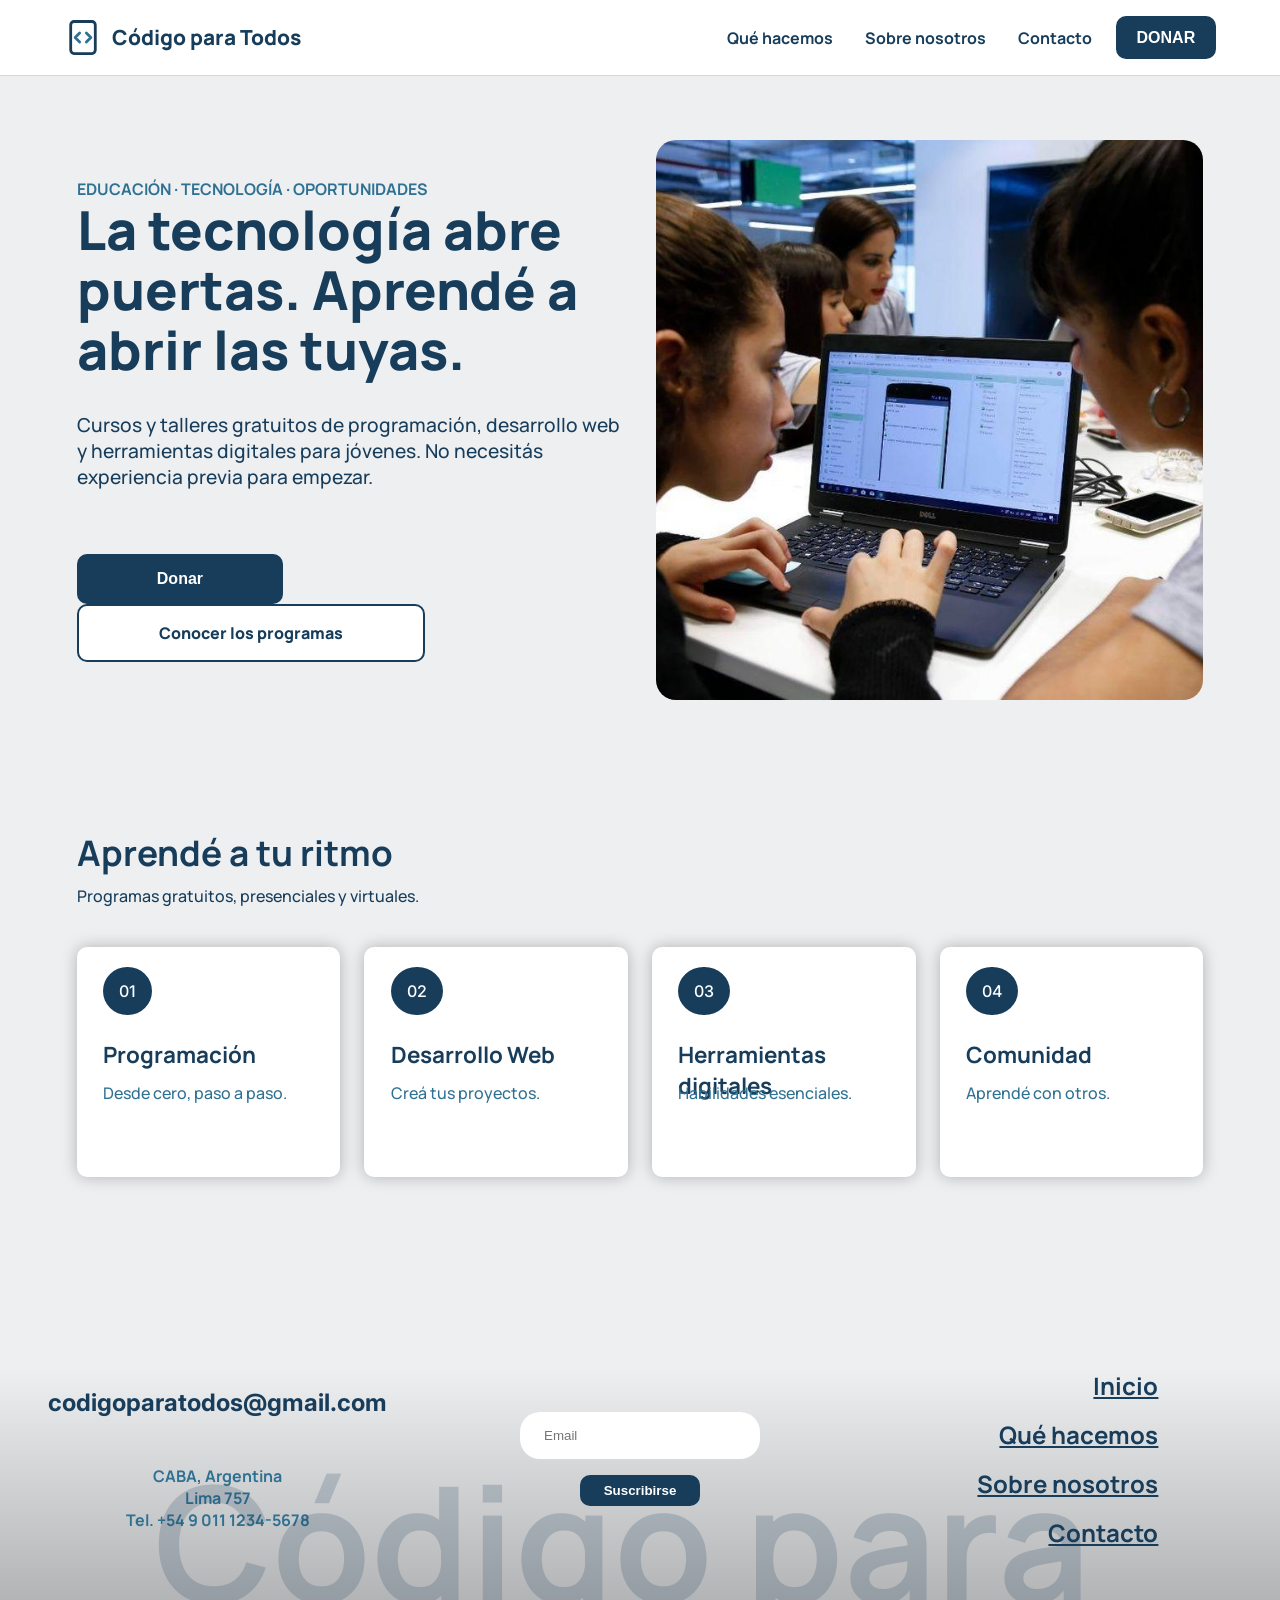
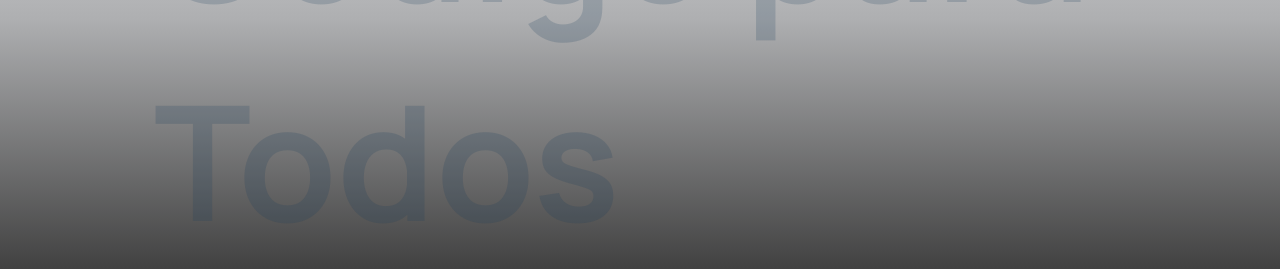
<file: index.html>
<!DOCTYPE html>
<html lang="es">
<head>
    <meta charset="UTF-8">
    <meta name="viewport" content="width=device-width, initial-scale=1.0">
    <link rel="stylesheet" href="style.css">
    <title>Código para Todos · Educación tecnológica</title>
</head>
<body>
    <header>
        <nav>
            <a class="logo" href="index.html">
                <img src="logo.svg" alt="">
                <p>Código para Todos</p>
            </a>

            <button class="hamburguesa" type="button" aria-label="Abrir menú" aria-expanded="false" onclick="flexToggle()">
                ☰
            </button>

            <ul>
                <li><a class="link" href="que-hacemos.html">Qué hacemos</a></li>
                <li><a class="link" href="sobre-nosotros.html">Sobre nosotros</a></li>
                <li><a class="link" href="contacto.html">Contacto</a></li>
            </ul>

            <button class="link nav--donar" onclick="abrirModal()">DONAR</button>
        </nav>
    </header>

    <main>
        <section id="hero">
            <div class="izq--hero">
                <p>EDUCACIÓN · TECNOLOGÍA · OPORTUNIDADES</p>
                <h1>La tecnología abre puertas. Aprendé a abrir las tuyas.</h1>
                <p id="hero--descripcion">Cursos y talleres gratuitos de programación, desarrollo web y herramientas digitales para jóvenes. No necesitás experiencia previa para empezar.</p>
                <button class="boton--donar" onclick="abrirModal()"">Donar</button>
                <a class="boton--secundario" href="que-hacemos.html">Conocer los programas</a>
            </div>
            <div class="der--hero">
                <img id="img--hero" src="hero.jpg" alt="Jóvenes participando de una actividad de aprendizaje tecnológico">
            </div>
        </section>

        <section id="programas">
            <div class="">
                <h2>Aprendé a tu ritmo</h2>
                <p>Programas gratuitos, presenciales y virtuales.</p>
            </div>
            <div class="tarjetas--contenedor">
                <div class="tarjeta">
                    <p class="tarjeta--numero">01</p>
                    <h3>Programación</h3>
                    <p class="tarjeta--desc">Desde cero, paso a paso.</p>
                </div>
                <div class="tarjeta">
                    <p class="tarjeta--numero">02</p>
                    <h3>Desarrollo Web</h3>
                    <p class="tarjeta--desc">Creá tus proyectos.</p>
                </div>
                <div class="tarjeta">
                    <p class="tarjeta--numero">03</p>
                    <h3>Herramientas digitales</h3>
                    <p class="tarjeta--desc">Habilidades esenciales.</p>
                </div>
                <div class="tarjeta">
                    <p class="tarjeta--numero">04</p>
                    <h3>Comunidad</h3>
                    <p class="tarjeta--desc">Aprendé con otros.</p>
                </div>
            </div>
        </section>
    </main>
    <footer>

        <div class="footer--contacto">
            <h2>codigoparatodos@gmail.com</h2>
            <p>CABA, Argentina</p>
            <p>Lima 757</p>
            <p>Tel. +54 9 011 1234-5678</p>
        </div>

        <div class="footer--suscribirse">
            <form>
                <input type="email" name="email" id="email--footer" placeholder="Email">
                <input type="submit" value="Suscribirse" id="button--footer">
            </form>
        </div>

        <div class="footer--navegacion">
            <ul>
                <li><a class="link" href="#">Inicio</a></li>
                <li><a class="link" href="que-hacemos.html">Qué hacemos</a></li>
                <li><a class="link" href="sobre-nosotros.html">Sobre nosotros</a></li>
                <li><a class="link" href="contacto.html">Contacto</a></li>
            </ul>
        </div>

        <h1>Código para Todos</h1>


    </footer>
    <script src="script.js"></script>
</body>
</html>
</file>
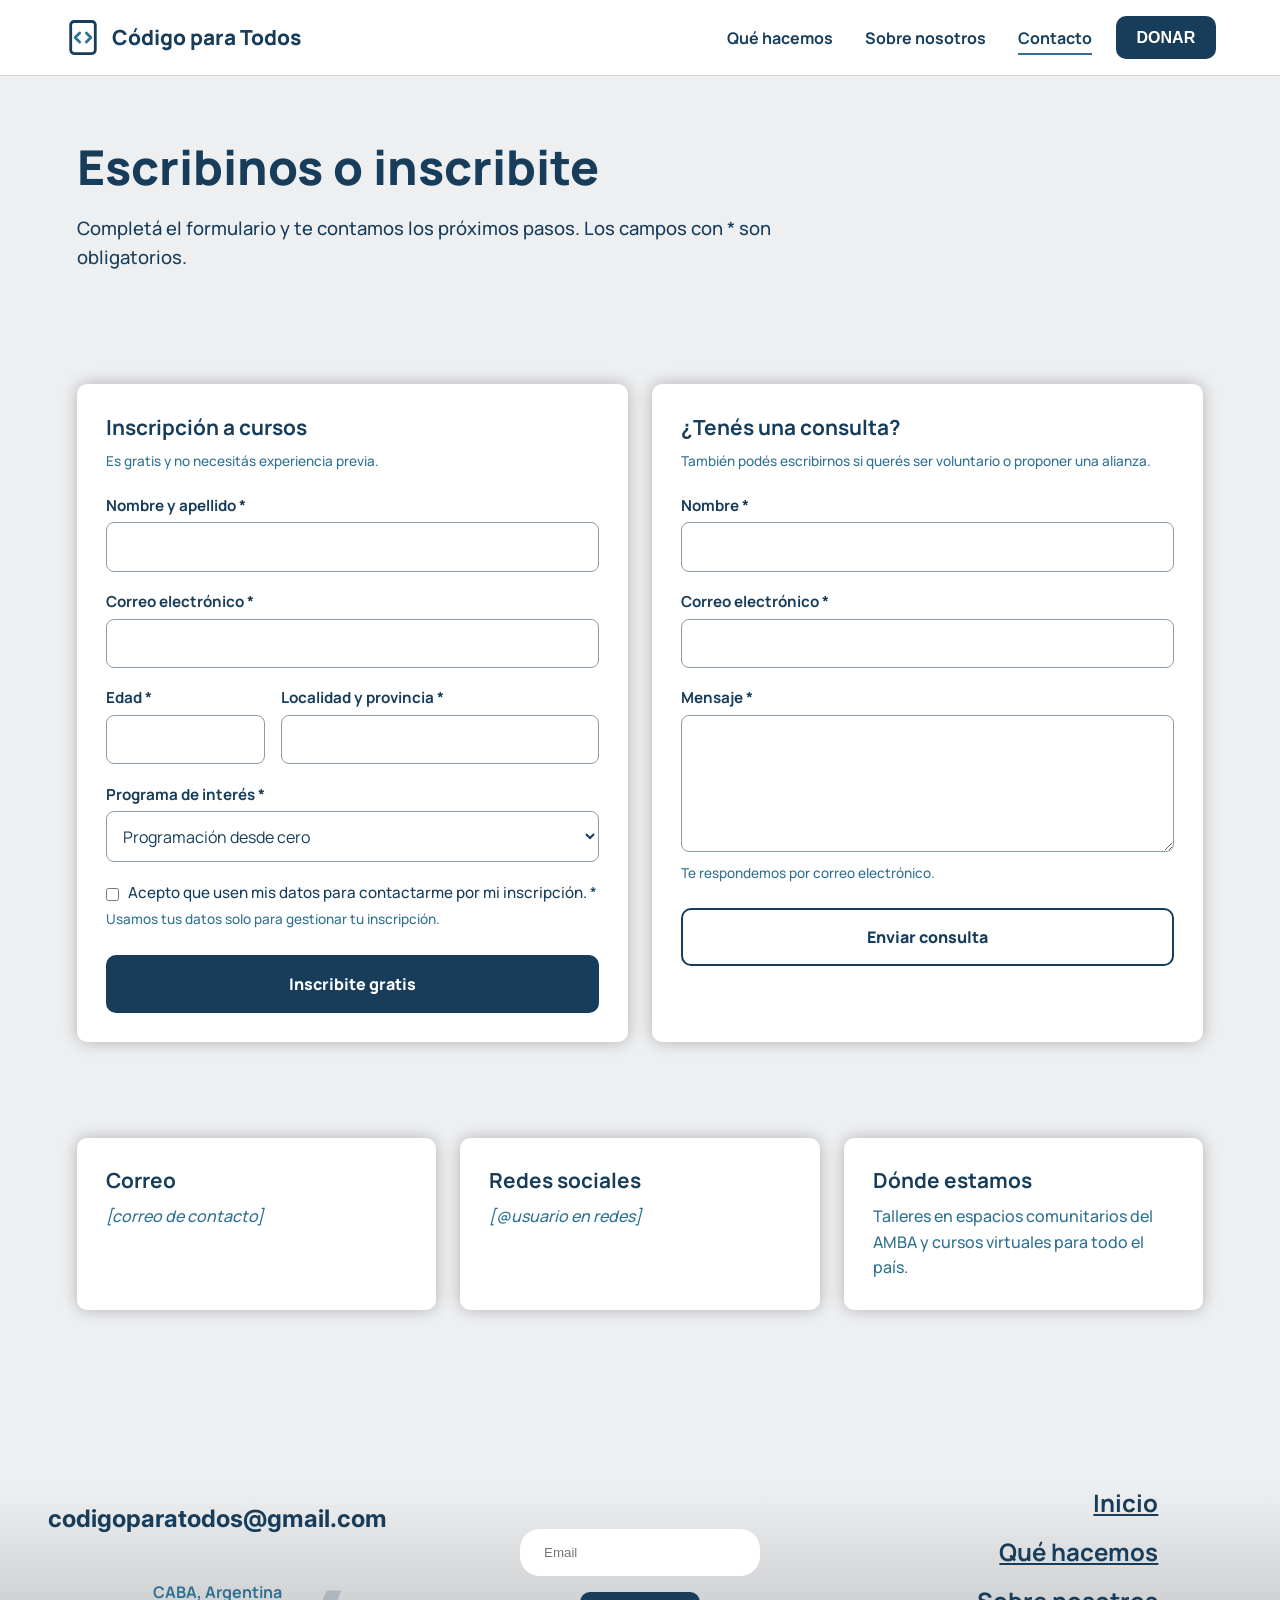
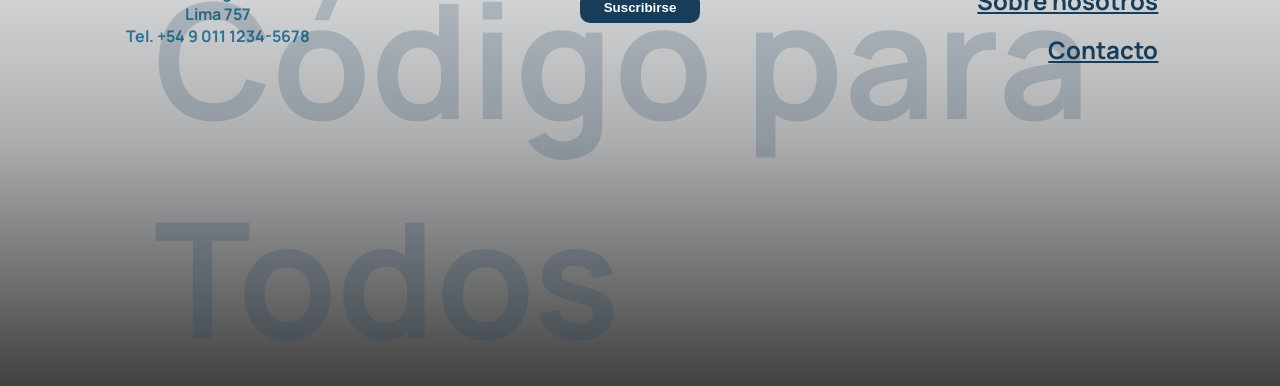
<file: contacto.html>
<!DOCTYPE html>
<html lang="es">
<head>
    <meta charset="UTF-8">
    <meta name="viewport" content="width=device-width, initial-scale=1.0">
    <meta name="description" content="Inscribite a los cursos gratuitos o escribinos tu consulta.">
    <link rel="stylesheet" href="style.css">
    <title>Contacto e inscripción · Código para Todos</title>
</head>
<body>
    <header>
        <nav>
            <a class="logo" href="index.html">
                <img src="logo.svg" alt="">
                <p>Código para Todos</p>
            </a>

            <button class="hamburguesa" type="button" aria-label="Abrir menú" aria-expanded="false" onclick="flexToggle()">
                <span></span>
                <span></span>
                <span></span>
            </button>

        <ul>
            <li><a class="link" href="que-hacemos.html">Qué hacemos</a></li>
            <li><a class="link" href="sobre-nosotros.html">Sobre nosotros</a></li>
            <li><a class="link" href="contacto.html" aria-current="page">Contacto</a></li>
        </ul>

        <button class="link nav--donar" onclick="abrirModal()">DONAR</button>
        </nav>
    </header>

    <main>
        <section class="intro--contacto">
            <div>
                <h1 class="titulo--pagina">Escribinos o inscribite</h1>
                <p class="intro--texto">Completá el formulario y te contamos los próximos pasos. Los campos con * son obligatorios.</p>
            </div>
        </section>

        <section class="formularios--contacto">
            <div class="fila fila--top">
                <form class="caja formulario" id="inscripcion" data-mensaje="¡Listo! Recibimos tu inscripción. (Versión de demostración: los datos no se envían.)">
                    <h3>Inscripción a cursos</h3>
                    <p class="ayuda">Es gratis y no necesitás experiencia previa.</p>
                    <div class="campo">
                        <label for="ins-nombre">Nombre y apellido *</label>
                        <input type="text" id="ins-nombre" name="nombre" autocomplete="name" required>
                    </div>
                    <div class="campo">
                        <label for="ins-email">Correo electrónico *</label>
                        <input type="email" id="ins-email" name="email" autocomplete="email" required>
                    </div>
                    <div class="campo campo--doble">
                        <div>
                            <label for="ins-edad">Edad *</label>
                            <input type="number" id="ins-edad" name="edad" min="14" max="99" required>
                        </div>
                        <div>
                            <label for="ins-localidad">Localidad y provincia *</label>
                            <input type="text" id="ins-localidad" name="localidad" autocomplete="address-level2" required>
                        </div>
                    </div>
                    <div class="campo">
                        <label for="programa">Programa de interés *</label>
                        <select id="programa" name="programa" required>
                            <option value="programacion">Programación desde cero</option>
                            <option value="desarrollo-web">Desarrollo web</option>
                            <option value="herramientas-digitales">Herramientas digitales</option>
                        </select>
                    </div>
                    <div class="campo campo--check">
                        <label for="ins-acepto"><input type="checkbox" id="ins-acepto" required> Acepto que usen mis datos para contactarme por mi inscripción. *</label>
                        <p class="ayuda">Usamos tus datos solo para gestionar tu inscripción.</p>
                    </div>
                    <button class="boton--principal" type="submit">Inscribite gratis</button>
                    <p class="mensaje--exito" role="status"></p>
                </form>

                <form class="caja formulario" id="consultas" data-mensaje="¡Gracias! Recibimos tu consulta. (Versión de demostración: los datos no se envían.)">
                    <h3>¿Tenés una consulta?</h3>
                    <p class="ayuda">También podés escribirnos si querés ser voluntario o proponer una alianza.</p>
                    <div class="campo">
                        <label for="con-nombre">Nombre *</label>
                        <input type="text" id="con-nombre" name="nombre" autocomplete="name" required>
                    </div>
                    <div class="campo">
                        <label for="con-email">Correo electrónico *</label>
                        <input type="email" id="con-email" name="email" autocomplete="email" required>
                    </div>
                    <div class="campo">
                        <label for="con-mensaje">Mensaje *</label>
                        <textarea id="con-mensaje" name="mensaje" rows="5" required></textarea>
                        <p class="ayuda">Te respondemos por correo electrónico.</p>
                    </div>
                    <button class="boton--secundario" type="submit">Enviar consulta</button>
                    <p class="mensaje--exito" role="status"></p>
                </form>
            </div>
        </section>

        <section class="info--contacto">
            <div class="fila">
                <article class="caja"><h3>Correo</h3><p class="marcador">[correo de contacto]</p></article>
                <article class="caja"><h3>Redes sociales</h3><p class="marcador">[@usuario en redes]</p></article>
                <article class="caja"><h3>Dónde estamos</h3><p>Talleres en espacios comunitarios del AMBA y cursos virtuales para todo el país.</p></article>
            </div>
        </section>
    </main>

    <footer>

        <div class="footer--contacto">
            <h2>codigoparatodos@gmail.com</h2>
            <p>CABA, Argentina</p>
            <p>Lima 757</p>
            <p>Tel. +54 9 011 1234-5678</p>
        </div>

        <div class="footer--suscribirse">
            <form>
                <input type="email" name="email" id="email--footer" placeholder="Email">
                <input type="submit" value="Suscribirse" id="button--footer">
            </form>
        </div>

        <div class="footer--navegacion">
            <ul>
                <li><a class="link" href="#">Inicio</a></li>
                <li><a class="link" href="que-hacemos.html">Qué hacemos</a></li>
                <li><a class="link" href="sobre-nosotros.html">Sobre nosotros</a></li>
                <li><a class="link" href="contacto.html">Contacto</a></li>
            </ul>
        </div>

        <h1>Código para Todos</h1>


    </footer>

    <script src="script.js"></script>
</body>
</html>
</file>
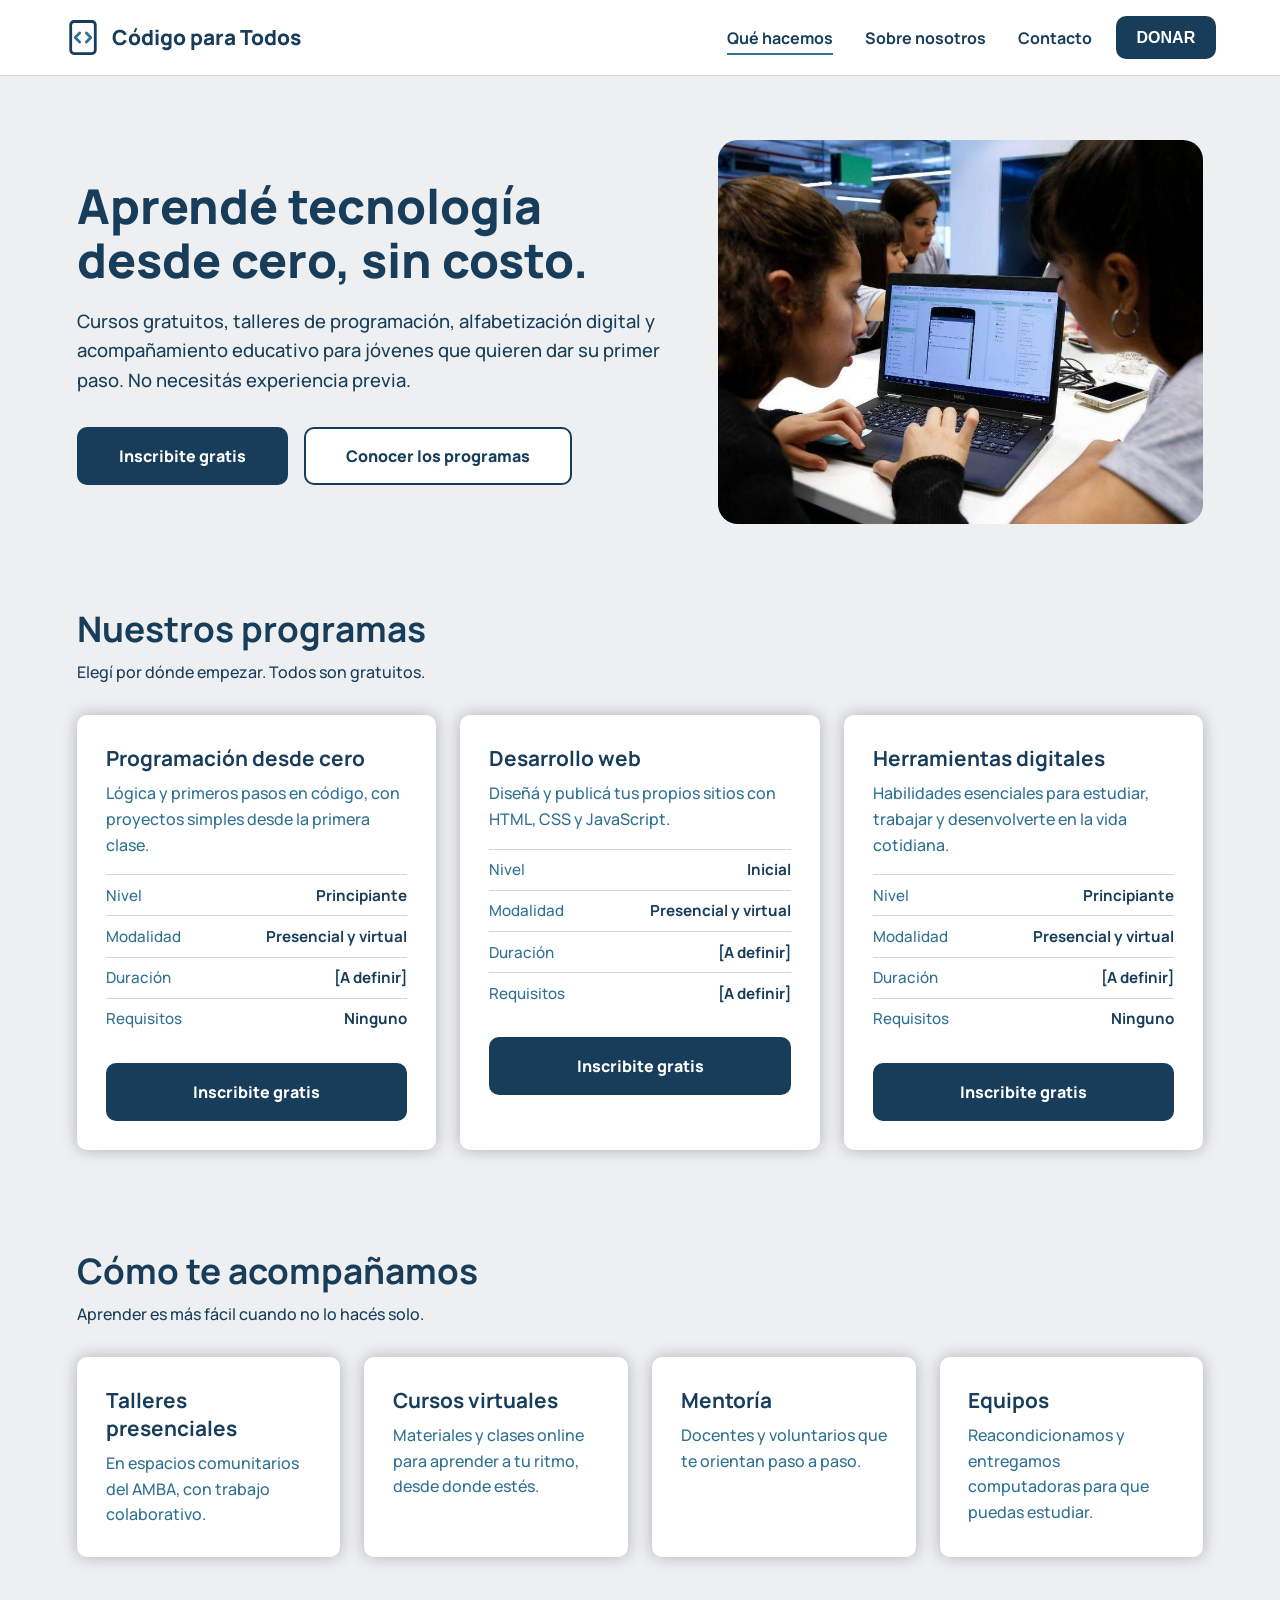
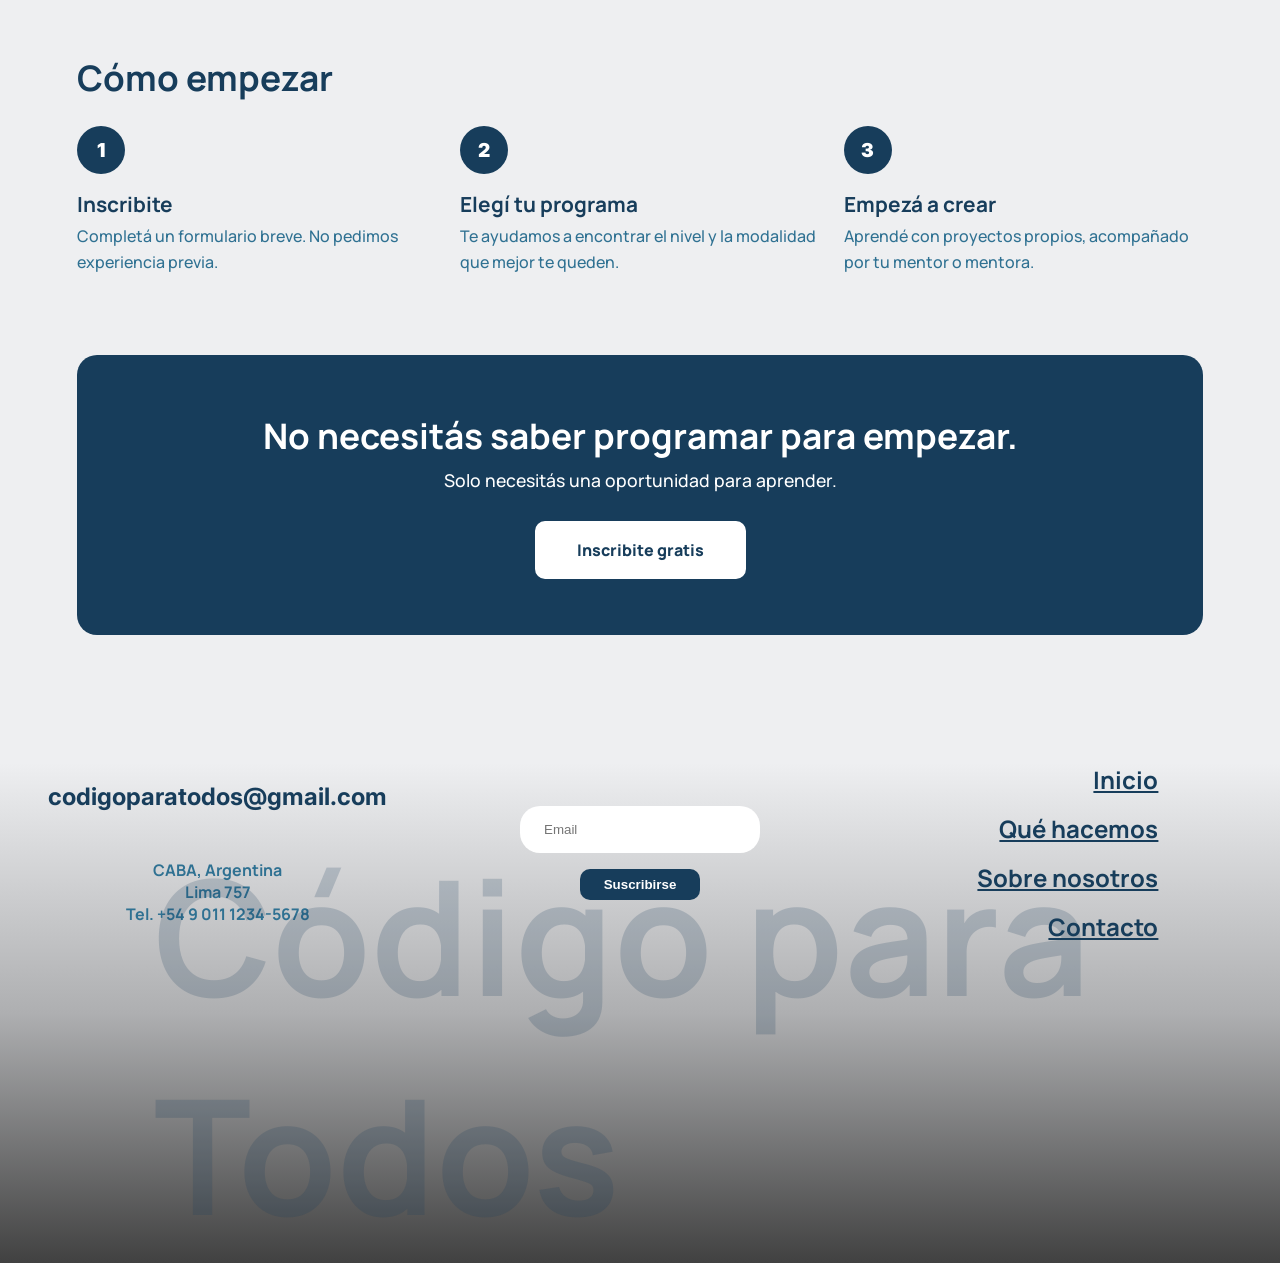
<file: que-hacemos.html>
<!DOCTYPE html>
<html lang="es">
<head>
    <meta charset="UTF-8">
    <meta name="viewport" content="width=device-width, initial-scale=1.0">
    <meta name="description" content="Cursos, talleres y acompañamiento gratuitos para aprender tecnología desde cero.">
    <link rel="stylesheet" href="style.css">
    <title>Qué hacemos · Código para Todos</title>
</head>
<body>
    <header>
        <nav>
            <a class="logo" href="index.html">
                <img src="logo.svg" alt="">
                <p>Código para Todos</p>
            </a>

            <button class="hamburguesa" type="button" aria-label="Abrir menú" aria-expanded="false" onclick="flexToggle()">
                <span></span>
                <span></span>
                <span></span>
            </button>

        <ul>
            <li><a class="link" href="que-hacemos.html" aria-current="page">Qué hacemos</a></li>
            <li><a class="link" href="sobre-nosotros.html">Sobre nosotros</a></li>
            <li><a class="link" href="contacto.html">Contacto</a></li>
        </ul>

        <button class="link nav--donar" onclick="abrirModal()">DONAR</button>
        </nav>
    </header>

    <main>
        <section class="intro--que-hacemos">
            <div>
                <h1 class="titulo--pagina">Aprendé tecnología desde cero, sin costo.</h1>
                <p class="intro--texto">Cursos gratuitos, talleres de programación, alfabetización digital y acompañamiento educativo para jóvenes que quieren dar su primer paso. No necesitás experiencia previa.</p>
                <div class="botones">
                    <a class="boton--principal" href="contacto.html#inscripcion">Inscribite gratis</a>
                    <a class="boton--secundario" href="#oferta-programas">Conocer los programas</a>
                </div>
            </div>
            <img class="imagen--intro" src="hero.jpg" alt="Jóvenes aprendiendo tecnología en un taller">
        </section>

        <section class="programas--oferta" id="oferta-programas">
            <h2 class="titulo--seccion">Nuestros programas</h2>
            <p class="subtitulo">Elegí por dónde empezar. Todos son gratuitos.</p>
            <div class="fila">
            <article class="caja">
                <h3>Programación desde cero</h3>
                <p>Lógica y primeros pasos en código, con proyectos simples desde la primera clase.</p>
                <dl class="datos">
                    <div><dt>Nivel</dt><dd>Principiante</dd></div>
                    <div><dt>Modalidad</dt><dd>Presencial y virtual</dd></div>
                    <div><dt>Duración</dt><dd>[A definir]</dd></div>
                    <div><dt>Requisitos</dt><dd>Ninguno</dd></div>
                </dl>
                <a class="boton--principal" href="contacto.html?programa=programacion#inscripcion">Inscribite gratis</a>
            </article>
            <article class="caja">
                <h3>Desarrollo web</h3>
                <p>Diseñá y publicá tus propios sitios con HTML, CSS y JavaScript.</p>
                <dl class="datos">
                    <div><dt>Nivel</dt><dd>Inicial</dd></div>
                    <div><dt>Modalidad</dt><dd>Presencial y virtual</dd></div>
                    <div><dt>Duración</dt><dd>[A definir]</dd></div>
                    <div><dt>Requisitos</dt><dd>[A definir]</dd></div>
                </dl>
                <a class="boton--principal" href="contacto.html?programa=desarrollo-web#inscripcion">Inscribite gratis</a>
            </article>
            <article class="caja">
                <h3>Herramientas digitales</h3>
                <p>Habilidades esenciales para estudiar, trabajar y desenvolverte en la vida cotidiana.</p>
                <dl class="datos">
                    <div><dt>Nivel</dt><dd>Principiante</dd></div>
                    <div><dt>Modalidad</dt><dd>Presencial y virtual</dd></div>
                    <div><dt>Duración</dt><dd>[A definir]</dd></div>
                    <div><dt>Requisitos</dt><dd>Ninguno</dd></div>
                </dl>
                <a class="boton--principal" href="contacto.html?programa=herramientas-digitales#inscripcion">Inscribite gratis</a>
            </article>
            </div>
        </section>

        <section class="acompanamiento">
            <h2 class="titulo--seccion">Cómo te acompañamos</h2>
            <p class="subtitulo">Aprender es más fácil cuando no lo hacés solo.</p>
            <div class="fila fila--4">
            <article class="caja"><h3>Talleres presenciales</h3><p>En espacios comunitarios del AMBA, con trabajo colaborativo.</p></article>
            <article class="caja"><h3>Cursos virtuales</h3><p>Materiales y clases online para aprender a tu ritmo, desde donde estés.</p></article>
            <article class="caja"><h3>Mentoría</h3><p>Docentes y voluntarios que te orientan paso a paso.</p></article>
            <article class="caja"><h3>Equipos</h3><p>Reacondicionamos y entregamos computadoras para que puedas estudiar.</p></article>
            </div>
        </section>

        <section class="como-empezar">
            <h2 class="titulo--seccion">Cómo empezar</h2>
            <ol class="fila pasos">
            <li><span class="paso--numero">1</span><h3>Inscribite</h3><p>Completá un formulario breve. No pedimos experiencia previa.</p></li>
            <li><span class="paso--numero">2</span><h3>Elegí tu programa</h3><p>Te ayudamos a encontrar el nivel y la modalidad que mejor te queden.</p></li>
            <li><span class="paso--numero">3</span><h3>Empezá a crear</h3><p>Aprendé con proyectos propios, acompañado por tu mentor o mentora.</p></li>
            </ol>
        </section>

        <section class="cierre--que-hacemos">
            <h2 class="titulo--seccion">No necesitás saber programar para empezar.</h2>
            <p>Solo necesitás una oportunidad para aprender.</p>
            <a class="boton--claro" href="contacto.html#inscripcion">Inscribite gratis</a>
        </section>
    </main>

    <footer>

        <div class="footer--contacto">
            <h2>codigoparatodos@gmail.com</h2>
            <p>CABA, Argentina</p>
            <p>Lima 757</p>
            <p>Tel. +54 9 011 1234-5678</p>
        </div>

        <div class="footer--suscribirse">
            <form>
                <input type="email" name="email" id="email--footer" placeholder="Email">
                <input type="submit" value="Suscribirse" id="button--footer">
            </form>
        </div>

        <div class="footer--navegacion">
            <ul>
                <li><a class="link" href="#">Inicio</a></li>
                <li><a class="link" href="que-hacemos.html">Qué hacemos</a></li>
                <li><a class="link" href="sobre-nosotros.html">Sobre nosotros</a></li>
                <li><a class="link" href="contacto.html">Contacto</a></li>
            </ul>
        </div>

        <h1>Código para Todos</h1>


    </footer>

    <script src="script.js"></script>
</body>
</html>
</file>
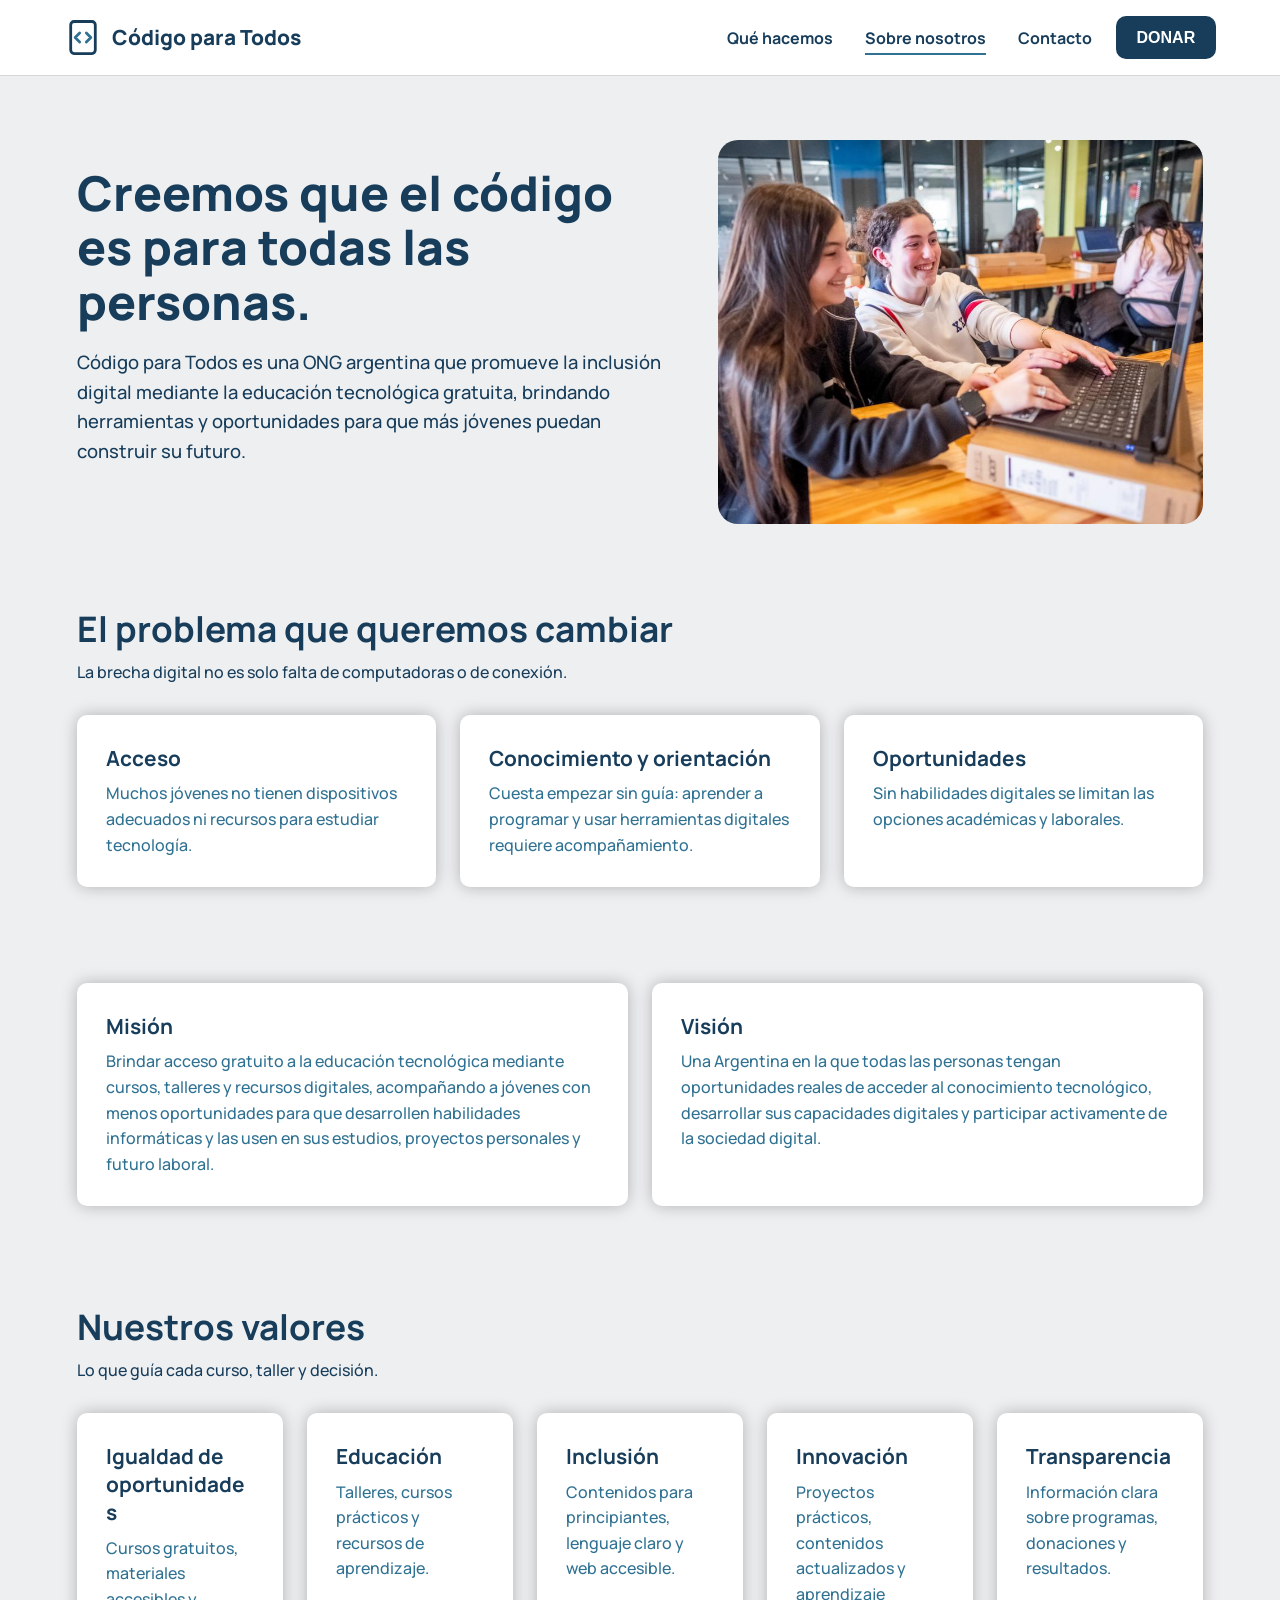
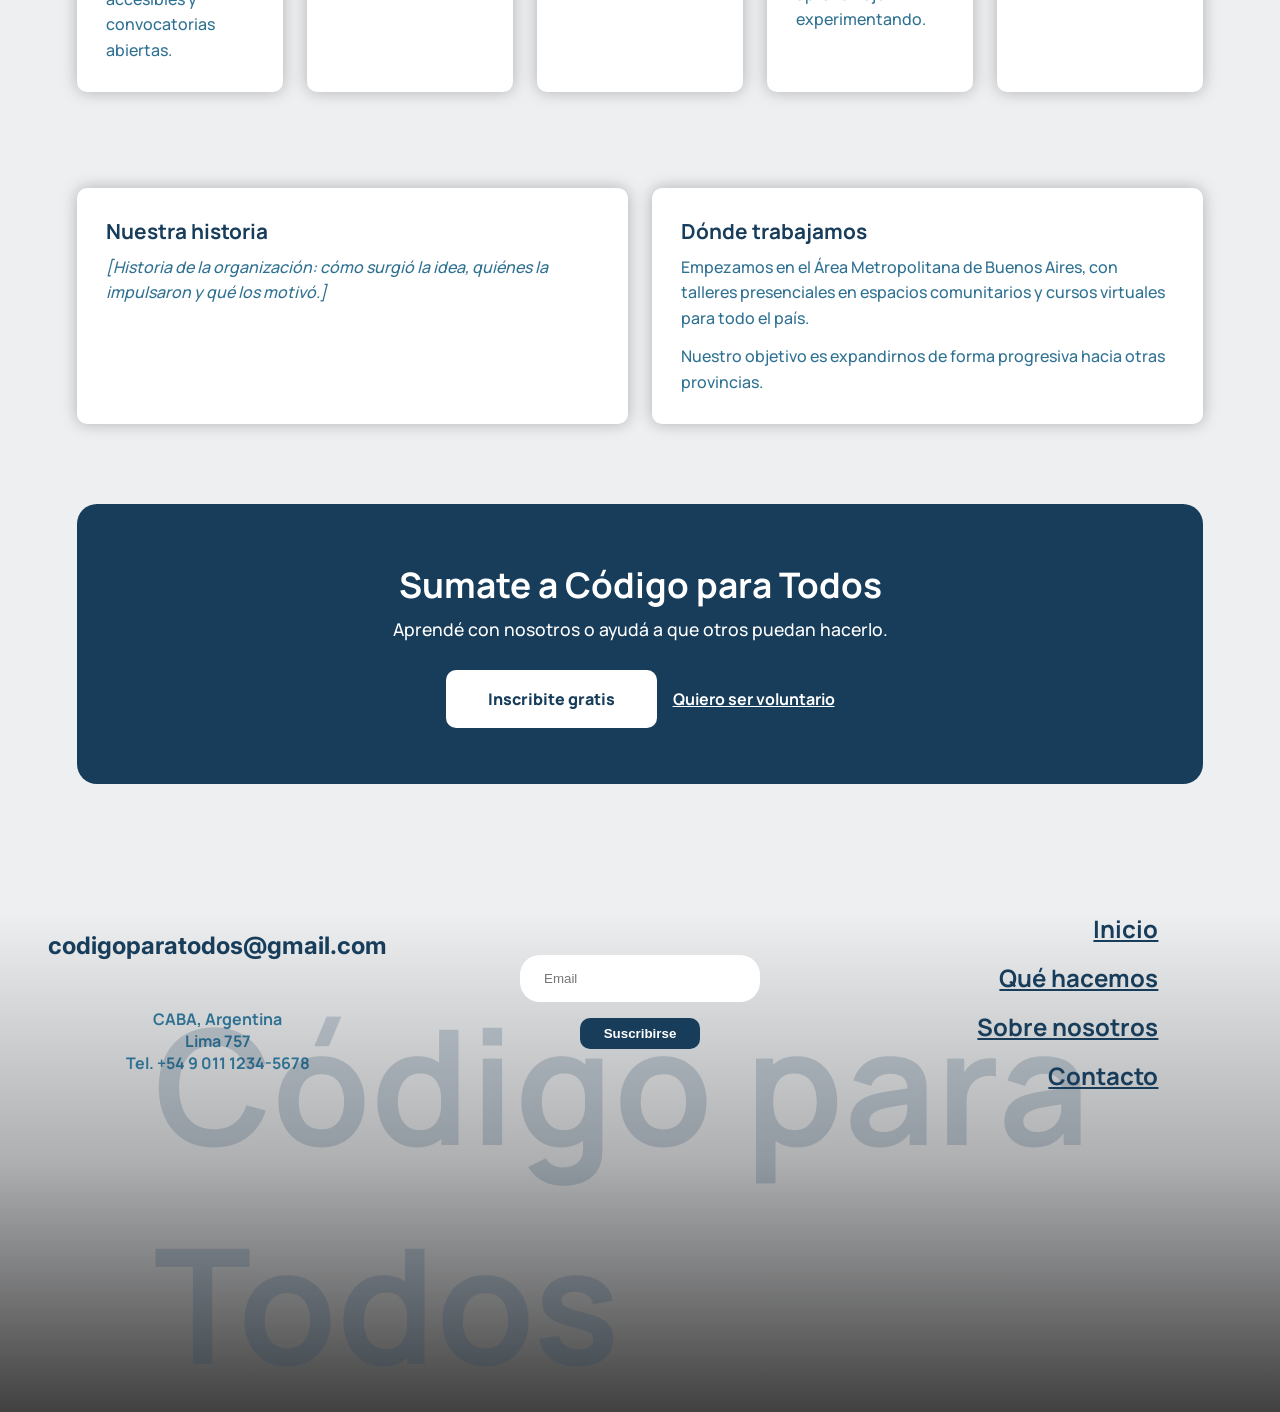
<file: sobre-nosotros.html>
<!DOCTYPE html>
<html lang="es">
<head>
    <meta charset="UTF-8">
    <meta name="viewport" content="width=device-width, initial-scale=1.0">
    <meta name="description" content="Quiénes somos, qué problema buscamos resolver y los valores de Código para Todos.">
    <link rel="stylesheet" href="style.css">
    <title>Sobre nosotros · Código para Todos</title>
</head>
<body>
    <header>
        <nav>
            <a class="logo" href="index.html">
                <img src="logo.svg" alt="">
                <p>Código para Todos</p>
            </a>

            <button class="hamburguesa" type="button" aria-label="Abrir menú" aria-expanded="false" onclick="flexToggle()">
                <span></span>
                <span></span>
                <span></span>
            </button>

        <ul>
            <li><a class="link" href="que-hacemos.html">Qué hacemos</a></li>
            <li><a class="link" href="sobre-nosotros.html" aria-current="page">Sobre nosotros</a></li>
            <li><a class="link" href="contacto.html">Contacto</a></li>
        </ul>

        <button class="link nav--donar" onclick="abrirModal()">DONAR</button>
        </nav>
    </header>

    <main>
        <section class="intro--sobre-nosotros">
            <div>
                <h1 class="titulo--pagina">Creemos que el código es para todas las personas.</h1>
                <p class="intro--texto">Código para Todos es una ONG argentina que promueve la inclusión digital mediante la educación tecnológica gratuita, brindando herramientas y oportunidades para que más jóvenes puedan construir su futuro.</p>
            </div>
            <img class="imagen--intro" src="conocenos-img.jpg" alt="Dos estudiantes sonríen mientras trabajan juntas en una computadora">
        </section>

        <section class="problema">
            <h2 class="titulo--seccion">El problema que queremos cambiar</h2>
            <p class="subtitulo">La brecha digital no es solo falta de computadoras o de conexión.</p>
            <div class="fila">
            <article class="caja"><h3>Acceso</h3><p>Muchos jóvenes no tienen dispositivos adecuados ni recursos para estudiar tecnología.</p></article>
            <article class="caja"><h3>Conocimiento y orientación</h3><p>Cuesta empezar sin guía: aprender a programar y usar herramientas digitales requiere acompañamiento.</p></article>
            <article class="caja"><h3>Oportunidades</h3><p>Sin habilidades digitales se limitan las opciones académicas y laborales.</p></article>
            </div>
        </section>

        <section class="mision-vision">
            <div class="fila">
                <article class="caja">
                    <h3>Misión</h3>
                    <p>Brindar acceso gratuito a la educación tecnológica mediante cursos, talleres y recursos digitales, acompañando a jóvenes con menos oportunidades para que desarrollen habilidades informáticas y las usen en sus estudios, proyectos personales y futuro laboral.</p>
                </article>
                <article class="caja">
                    <h3>Visión</h3>
                    <p>Una Argentina en la que todas las personas tengan oportunidades reales de acceder al conocimiento tecnológico, desarrollar sus capacidades digitales y participar activamente de la sociedad digital.</p>
                </article>
            </div>
        </section>

        <section class="valores">
            <h2 class="titulo--seccion">Nuestros valores</h2>
            <p class="subtitulo">Lo que guía cada curso, taller y decisión.</p>
            <div class="fila fila--5">
            <article class="caja"><h3>Igualdad de oportunidades</h3><p>Cursos gratuitos, materiales accesibles y convocatorias abiertas.</p></article>
            <article class="caja"><h3>Educación</h3><p>Talleres, cursos prácticos y recursos de aprendizaje.</p></article>
            <article class="caja"><h3>Inclusión</h3><p>Contenidos para principiantes, lenguaje claro y web accesible.</p></article>
            <article class="caja"><h3>Innovación</h3><p>Proyectos prácticos, contenidos actualizados y aprendizaje experimentando.</p></article>
            <article class="caja"><h3>Transparencia</h3><p>Información clara sobre programas, donaciones y resultados.</p></article>
            </div>
        </section>

        <section class="historia-alcance">
            <div class="fila">
                <article class="caja">
                    <h3>Nuestra historia</h3>
                    <p class="marcador">[Historia de la organización: cómo surgió la idea, quiénes la impulsaron y qué los motivó.]</p>
                </article>
                <article class="caja">
                    <h3>Dónde trabajamos</h3>
                    <p>Empezamos en el Área Metropolitana de Buenos Aires, con talleres presenciales en espacios comunitarios y cursos virtuales para todo el país.</p>
                    <p>Nuestro objetivo es expandirnos de forma progresiva hacia otras provincias.</p>
                </article>
            </div>
        </section>

        <section class="cierre--sobre-nosotros">
            <h2 class="titulo--seccion">Sumate a Código para Todos</h2>
            <p>Aprendé con nosotros o ayudá a que otros puedan hacerlo.</p>
            <div class="botones">
                <a class="boton--claro" href="contacto.html#inscripcion">Inscribite gratis</a>
                <a href="contacto.html#consultas">Quiero ser voluntario</a>
            </div>
        </section>
    </main>

    <footer>

        <div class="footer--contacto">
            <h2>codigoparatodos@gmail.com</h2>
            <p>CABA, Argentina</p>
            <p>Lima 757</p>
            <p>Tel. +54 9 011 1234-5678</p>
        </div>

        <div class="footer--suscribirse">
            <form>
                <input type="email" name="email" id="email--footer" placeholder="Email">
                <input type="submit" value="Suscribirse" id="button--footer">
            </form>
        </div>

        <div class="footer--navegacion">
            <ul>
                <li><a class="link" href="#">Inicio</a></li>
                <li><a class="link" href="que-hacemos.html">Qué hacemos</a></li>
                <li><a class="link" href="sobre-nosotros.html">Sobre nosotros</a></li>
                <li><a class="link" href="contacto.html">Contacto</a></li>
            </ul>
        </div>

        <h1>Código para Todos</h1>


    </footer>

    <script src="script.js"></script>
</body>
</html>
</file>
<file: style.css>
@import url('https://fonts.googleapis.com/css2?family=Inter:ital,opsz,wght@0,14..32,100..900;1,14..32,100..900&family=Manrope:wght@200..800&display=swap');

.manrope {
  font-family: "Manrope", sans-serif;
  font-optical-sizing: auto;
}

.inter{
  font-family: "Inter", sans-serif;
  font-optical-sizing: auto;
  font-weight: 500;
  font-style: normal;
}

:root {
    --contraste: #fff;
    --background: #eeeff1;
    --principal: #173d5b;
    --textos-secundarios: #2f7192;
}

* {
    margin: 0;
    padding: 0;
    box-sizing: border-box;
}

h1, h2, h3, p, a, li{
    font-family: 'Manrope', system-ui, -apple-system, BlinkMacSystemFont, 'Segoe UI', Roboto, Oxygen, Ubuntu, Cantarell, 'Open Sans', 'Helvetica Neue', sans-serif;
    color: var(--principal);
    font-weight: 700;
}

body {
    background-color: #eeeff1;
}

nav {
    background-color: var(--contraste);
    display: flex;
    justify-content: space-between;
    padding: 1.5rem 1rem;
    height: 10dvh;
    align-items: center;
    border-bottom: 1px solid #d4d6d8;
    
}

.logo {
    display: flex;
    justify-content: center;
    align-items: center;
}

.logo p {
    font-size: 1.3rem;
    font-weight: 900;
}

nav div, nav ul{
    display: flex;
    gap: .5rem;
}

nav ul {
    gap: 2rem;
    list-style: none;
    transform: translateX(-40%);
}

nav .nav--donar {
    padding: 1rem 1.5rem;
    border: none;
    border-radius: 10px;
    font-weight: 700;
    font-size: 1rem;
    text-decoration: none;
    background-color: var(--principal);
    color: #fff;
    cursor: pointer;
}

nav a {
    text-decoration: none;
}

.modal {
    position: fixed;
    top: 50%;
    left: 50%;
    transform: translate(-50%, -50%);
    z-index: 100;
    display: flex;
    flex-direction: column;
    gap: 1rem;
    width: min(90dvw, 30rem);
    max-height: 90dvh;
    overflow-y: auto;
    padding: 2.5rem 2rem;
    border-radius: 20px;
    background-color: var(--contraste);
}

.modal h1 {
    font-size: 1.8rem;
    line-height: 2.2rem;
}

.modal p {
    font-weight: 500;
    line-height: 1.6;
    color: var(--textos-secundarios);
}

.modal form {
    display: flex;
    flex-direction: column;
    gap: 1rem;
}

.modal label {
    font-family: 'Manrope', system-ui, sans-serif;
    font-size: .95rem;
    font-weight: 700;
    color: var(--principal);
}

.modal select {
    width: 100%;
    padding: .8rem;
    border: 1px solid #8a9bab;
    border-radius: 8px;
    background-color: #fff;
    color: var(--principal);
    font-family: 'Manrope', system-ui, sans-serif;
    font-size: 1rem;
    font-weight: 500;
    cursor: pointer;
}

.modal button {
    padding: 1rem 2rem;
    border: 2px solid var(--principal);
    border-radius: 10px;
    background-color: var(--principal);
    color: #fff;
    font-family: 'Manrope', system-ui, sans-serif;
    font-size: 1rem;
    font-weight: 900;
    cursor: pointer;
    transition: background-color .2s;
}

.modal button:hover {
    border-color: var(--textos-secundarios);
    background-color: var(--textos-secundarios);
}

.modal select:focus-visible,
.modal button:focus-visible {
    outline: 3px solid var(--textos-secundarios);
    outline-offset: 3px;
}

main {
    padding: 0 10dvw;
    margin: auto;
    background-color: var(--background);
}

#hero {
    display: flex;
    margin: auto;
    align-items: center;
    justify-content: center;
    gap: 2rem;
    height: 90dvh;
}

.izq--hero, .der--hero {
    width: 50%;
}

#hero h1 {
    font-size: 4rem;
    font-weight: 900;
    line-height: 4.5rem;
}

#hero p {
    color: var(--textos-secundarios);
    font-weight: 700;
}

#hero #hero--descripcion {
    color: var(--principal);
    font-weight: 500;
    font-size: 1.2rem;
    margin: 2rem 0 4rem 0;
}

#hero a, #hero button {
    padding: 1rem 5rem;
    border-radius: 10px;
    font-weight: 900;
    font-size: 1rem;
}

#hero button {
    border: none;
}

.boton--donar {
    text-decoration: none;
    background-color: var(--principal);
    color: #fff;
}

.der--hero {
    display: flex;
    justify-content: center;
}

#img--hero {
    width: 90%;
    height: 75dvh;
    object-fit: cover;
    border-radius: 20px;
}

/* PROGRAMAS */

#programas {
    margin-top: 2rem;
    display: flex;
    flex-direction: column;
    gap: 2.5rem;
    background-color:var(--background);
    height: 60dvh;
}

#programas h2 {
    font-size: 2.2rem;
    color: var(--principal);
}

#programas p {
    font-weight: 500;
    margin-top: .5rem;
    font-size: 1rem;
}

.tarjetas--contenedor {
    display: flex;
    justify-content: center;
    align-items: center;
    gap: 1.5rem;
}

.tarjeta {
    width: 20dvw;
    height: 30dvh;
    border-radius: 10px;
    box-shadow: 0rem 0rem 1rem #00000042;
    background-color: var(--contraste);
    position: relative;
}

.tarjeta--numero {
    font-size: 2rem;
    font-weight: 900;
    font-family: 'Inter';
    color: var(--contraste);
    position: absolute;
    left: 10%;
    top: 5%;
    background-color: var(--principal);
    padding: 0.9rem 1rem;
    border-radius: 50%;
}

.tarjeta .tarjeta--desc, .tarjeta h3 {
    position: absolute;
    left: 10%;
    top: 40%;
}

.tarjeta .tarjeta--desc {
    top: 55%;
    color: var(--textos-secundarios);
}

.tarjeta h3 {
    color: var(--principal);
    font-size: 1.4rem;
}


/* =====================================================
PÁGINAS INTERNAS (qué hacemos, sobre nosotros,
contacto, donar). Reutilizan las variables de arriba.
   ===================================================== */

:root {
    --sombra: 0rem 0rem 1rem #00000042;
    --borde: #d4d6d8;
    --fuente: 'Manrope', system-ui, -apple-system, 'Segoe UI', Roboto, sans-serif;
}

html {
    scroll-behavior: smooth;
}

[id] {
    scroll-margin-top: 2rem;
}

/* Navegación: links de texto dentro de la lista (el botón DONAR queda igual) */

nav a.logo {
    padding: 0;
    background: none;
    border-radius: 0;
}

.logo img {
    width: 2.4rem;
    height: 2.4rem;
    margin-right: .6rem;
}

nav ul a {
    padding: .3rem 0;
    border-radius: 0;
    background: none;
    color: var(--principal);
    font-weight: 700;
    border-bottom: 2px solid transparent;
}

nav ul a:hover,
nav ul a[aria-current="page"] {
    border-bottom-color: var(--textos-secundarios);
}

/* Estructura general */

/* Introducción de cada página */

.intro--que-hacemos,
.intro--sobre-nosotros,
.intro--contacto,
.intro--donar {
    display: flex;
    align-items: center;
    gap: 3rem;
    padding: 4rem 0 2rem;
}

.intro--contacto,
.intro--donar {
    display: block;
    max-width: 50rem;
}

.intro--que-hacemos > div,
.intro--sobre-nosotros > div {
    flex: 1.1 1 0;
}

.imagen--intro {
    flex: .9 1 0;
    min-width: 0;
    height: 24rem;
    object-fit: cover;
    border-radius: 20px;
}

.titulo--pagina {
    font-size: 3rem;
    font-weight: 900;
    line-height: 3.4rem;
    margin-bottom: 1.2rem;
}

.intro--texto {
    font-size: 1.15rem;
    font-weight: 500;
    line-height: 1.6;
    margin-bottom: 2rem;
}

.botones {
    display: flex;
    flex-wrap: wrap;
    gap: 1rem;
}

/* Secciones: cada una tiene su clase; comparten el espaciado vertical */

.programas--oferta,
.acompanamiento,
.como-empezar,
.problema,
.mision-vision,
.valores,
.historia-alcance,
.formularios--contacto,
.info--contacto,
.formas--donar,
.transparencia {
    padding: 3rem 0;
}

.titulo--seccion {
    font-size: 2.2rem;
    margin-bottom: .5rem;
}

.subtitulo {
    font-weight: 500;
    margin-bottom: 2rem;
}

/* Filas de tarjetas (flex) */

.fila {
    display: flex;
    gap: 1.5rem;
}

.fila > * {
    flex: 1 1 0;
    min-width: 0;
}

.fila--top {
    align-items: flex-start;
}

/* Tarjetas e información */

.caja {
    background-color: var(--contraste);
    border-radius: 10px;
    box-shadow: var(--sombra);
    padding: 1.8rem;
}

.caja h3 {
    font-size: 1.3rem;
    margin-bottom: .6rem;
}

.caja p,
.caja li {
    color: var(--textos-secundarios);
    font-weight: 500;
    line-height: 1.6;
}

.caja p + p {
    margin-top: .8rem;
}

.caja .boton--principal,
.caja .boton--secundario {
    display: block;
    text-align: center;
    margin-top: 1.5rem;
}

.caja ul {
    padding-left: 1.2rem;
}

.datos {
    margin-top: 1rem;
}

.datos div {
    display: flex;
    justify-content: space-between;
    gap: 1rem;
    padding: .6rem 0;
    border-top: 1px solid var(--borde);
    font-family: var(--fuente);
    font-size: .95rem;
}

.datos dt {
    color: var(--textos-secundarios);
    font-weight: 500;
}

.datos dd {
    color: var(--principal);
    font-weight: 700;
    text-align: right;
}

.pasos {
    margin-top: 1.5rem;
    list-style: none;
}

.paso--numero {
    display: flex;
    align-items: center;
    justify-content: center;
    width: 3rem;
    height: 3rem;
    margin-bottom: 1rem;
    border-radius: 50%;
    background-color: var(--principal);
    color: var(--contraste);
    font-family: 'Inter', sans-serif;
    font-weight: 900;
    font-size: 1.2rem;
}

.pasos h3 {
    font-size: 1.3rem;
    margin-bottom: .4rem;
}

.pasos p {
    font-weight: 500;
    color: var(--textos-secundarios);
    line-height: 1.6;
}

.marcador {
    font-style: italic;
}

/* Botones */

.boton--principal,
.boton--secundario,
.boton--claro {
    display: inline-block;
    padding: 1rem 2.5rem;
    border-radius: 10px;
    border: 2px solid var(--principal);
    font-family: var(--fuente);
    font-size: 1rem;
    font-weight: 900;
    text-decoration: none;
    cursor: pointer;
    transition: background-color .2s, color .2s;
}

.boton--principal {
    background-color: var(--principal);
    color: #fff;
}

.boton--principal:hover {
    background-color: var(--textos-secundarios);
    border-color: var(--textos-secundarios);
}

.boton--secundario {
    background-color: var(--contraste);
    color: var(--principal);
}

.boton--secundario:hover {
    background-color: var(--principal);
    color: #fff;
}

.boton--claro {
    background-color: var(--contraste);
    border-color: var(--contraste);
    color: var(--principal);
}

.boton--claro:hover {
    background-color: var(--background);
}

/* Cierre de cada página */

.cierre--que-hacemos,
.cierre--sobre-nosotros {
    margin: 2rem 0 3rem;
    padding: 3.5rem 2rem;
    border-radius: 20px;
    background-color: var(--principal);
    text-align: center;
}

.cierre--que-hacemos h2,
.cierre--que-hacemos p,
.cierre--sobre-nosotros h2,
.cierre--sobre-nosotros p {
    color: #fff;
}

.cierre--que-hacemos p,
.cierre--sobre-nosotros p {
    margin-bottom: 1.8rem;
    font-weight: 500;
    font-size: 1.1rem;
}

.cierre--sobre-nosotros .botones {
    justify-content: center;
    align-items: center;
}

.cierre--sobre-nosotros a:not(.boton--claro) {
    color: #fff;
}

/* Formularios */

.campo {
    margin-bottom: 1.2rem;
}

.formulario label,
.formulario legend {
    display: block;
    margin-bottom: .4rem;
    color: var(--principal);
    font-family: var(--fuente);
    font-size: .95rem;
    font-weight: 700;
}

.formulario input[type="text"],
.formulario input[type="email"],
.formulario input[type="number"],
.formulario select,
.formulario textarea {
    width: 100%;
    padding: .8rem;
    border: 1px solid #8a9bab;
    border-radius: 8px;
    background-color: #fff;
    color: var(--principal);
    font-family: var(--fuente);
    font-size: 1rem;
}

.campo--doble {
    display: flex;
    gap: 1rem;
}

.campo--doble > div:first-child {
    flex: 1 1 0;
}

.campo--doble > div:last-child {
    flex: 2 1 0;
}

.campo--check label {
    display: flex;
    gap: .6rem;
    font-weight: 500;
}

.campo--check input {
    margin-top: .25rem;
}

.ayuda {
    margin-top: .4rem;
    color: var(--textos-secundarios);
    font-size: .85rem;
    font-weight: 500;
}

.formulario h3 + .ayuda {
    margin-bottom: 1.4rem;
}

.formulario fieldset {
    margin-bottom: 1.2rem;
    border: 0;
}

.opciones {
    display: flex;
    flex-wrap: wrap;
    gap: .6rem;
}

.opcion {
    position: relative;
}

.opcion input {
    position: absolute;
    opacity: 0;
}

.formulario .opcion label {
    margin: 0;
    padding: .7rem 1.2rem;
    border: 1px solid #8a9bab;
    border-radius: 10px;
    background-color: #fff;
    cursor: pointer;
}

.formulario .opcion input:checked + label {
    border-color: var(--principal);
    background-color: var(--principal);
    color: #fff;
}

.formulario button {
    width: 100%;
}

footer {
    display: flex;
    justify-content: space-between;
    background: linear-gradient(to top, #414141, #aeafb1, #eeeff1);
    padding-bottom: 20rem;
    position: relative;
    margin-top: 8rem;
    padding-left: clamp(1.25rem, 7vw, 7rem);
    padding-right: clamp(1.25rem, 7vw, 7rem);
}

footer p {
    color: #2f7192;
}

.footer--contacto h2 {
    color: #173d5b;
    font-family: 'Inter', system-ui, -apple-system, BlinkMacSystemFont, 'Segoe UI', Roboto, Oxygen, Ubuntu, Cantarell, 'Open Sans', 'Helvetica Neue', sans-serif;
    margin-bottom: 3rem;
}

.footer--contacto, .footer--suscribirse, .footer--navegacion {
    padding: 0 2rem;
    width: 20dvw;
    display: flex;
    justify-content: center;
    flex-direction: column;
    align-items: center;
}

.footer--suscribirse form {
    display: flex;
    flex-direction: column;
    align-items: center;
    padding: 1rem;
    gap: 1rem;
}

form #email--footer {
    border-radius: 20px;
    border-width: 0;
    padding: 1rem 1.5rem;
    width: 150%;
}

form #button--footer {
    padding: .5rem 1.5rem;
    border-radius: 10px;
    border-width: 0;
    font-weight: 700;
    background-color: var(--principal);
    color: var(--contraste);
}

.footer--navegacion ul{
    list-style: none;
    display: flex;
    flex-direction: column;
    align-items: flex-end;
    align-self: flex-end;
    gap: 1rem;
    font-size: 1.5rem;
    color: #173d5b;
}

footer h1 {
    position: absolute;
    left: 12%;
    font-size: 10rem;
    bottom: 0;
    color: #173e5b32;
}

/* Ajustes generales compartidos */
html {
    scroll-behavior: smooth;
}

body {
    min-width: 320px;
    overflow-x: hidden;
}

header {
    position: relative;
    z-index: 10;
}

nav {
    min-height: 76px;
    height: auto;
    padding: .85rem clamp(1rem, 5vw, 5rem);
    gap: 1.5rem;
    background-color: var(--contraste);
}

nav ul {
    align-items: center;
    transform: none;
    margin-left: auto;
    gap: 2rem;
}

nav ul li {
    list-style: none;
}

nav ul a {
    white-space: nowrap;
}

nav > .nav--donar {
    flex: 0 0 auto;
    padding: .8rem 1.3rem;
    white-space: nowrap;
}

.hamburguesa {
    display: none;
}

main {
    width: 100%;
    max-width: 1600px;
    padding-left: clamp(1.25rem, 6vw, 6rem);
    padding-right: clamp(1.25rem, 6vw, 6rem);
}

#hero {
    min-height: 620px;
    height: auto;
    padding: 4rem 0;
}

.izq--hero,
.der--hero {
    min-width: 0;
}

#hero h1 {
    font-size: clamp(2.5rem, 4.2vw, 4rem);
    line-height: 1.12;
}

#img--hero {
    display: block;
    width: 100%;
    max-height: 560px;
    height: min(65vh, 560px);
    object-fit: cover;
}

#programas {
    height: auto;
    padding: 2rem 0 4rem;
}

.tarjetas--contenedor {
    align-items: stretch;
    flex-wrap: wrap;
}

.tarjeta {
    flex: 1 1 220px;
    width: auto;
    min-width: 0;
    min-height: 230px;
    height: auto;
}

.fila {
    align-items: stretch;
}

.caja {
    min-width: 0;
    overflow-wrap: anywhere;
}

.imagen--intro {
    width: 100%;
}

/* TABLETS: 768px a 1024px */
@media (min-width: 768px) and (max-width: 1024px) {
    main {
        padding-left: 2rem;
        padding-right: 2rem;
    }

    nav {
        padding: .8rem 2rem;
        gap: 1rem;
    }

    .logo p {
        font-size: 1.05rem;
    }

    .logo img {
        width: 2.1rem;
        height: 2.1rem;
    }

    nav ul {
        gap: .9rem;
    }

    nav ul a {
        font-size: .88rem;
    }

    nav > .nav--donar {
        padding: .7rem .9rem;
        font-size: .88rem;
    }

    #hero {
        min-height: 0;
        gap: 1.5rem;
        padding: 3rem 0;
    }

    .izq--hero,
    .der--hero {
        width: 50%;
    }

    #hero h1 {
        font-size: clamp(2.3rem, 4vw, 3.1rem);
    }

    #hero #hero--descripcion {
        margin: 1.5rem 0 2rem;
        font-size: 1rem;
    }

    #hero .izq--hero > a {
        display: inline-block;
        margin: .3rem 0;
        padding: .85rem 1.1rem;
        text-align: center;
    }

    #img--hero {
        height: 420px;
    }

    .tarjeta {
        flex-basis: calc(50% - .75rem);
        min-height: 210px;
    }

    .fila {
        flex-wrap: wrap;
        gap: 1rem;
    }

    .fila > * {
        flex: 1 1 calc(50% - 1rem);
    }

    .fila--5 > * {
        flex-basis: calc(33.333% - 1rem);
    }

    .intro--que-hacemos,
    .intro--sobre-nosotros {
        gap: 2rem;
    }

    .imagen--intro {
        height: 20rem;
    }

    .titulo--pagina {
        font-size: 2.6rem;
        line-height: 1.15;
    }

    .caja {
        padding: 1.4rem;
    }

    footer {
        padding: 2.5rem 2rem 12rem;
    }

    .footer--contacto,
    .footer--suscribirse,
    .footer--navegacion {
        flex-basis: 30%;
    }
}

/* MÓVILES: menos de 768px */
@media (max-width: 767px) {
    nav {
        display: flex;
        flex-wrap: wrap;
        gap: .75rem;
        padding: .8rem 1rem;
    }

    nav .logo {
        margin-right: auto;
    }

    .logo p {
        font-size: 1.05rem;
    }

    .logo img {
        width: 2rem;
        height: 2rem;
    }

    .hamburguesa {
        display: flex;
        order: 2;
        margin-left: 0;
        padding: .55rem;
        border: none;
        background-color: transparent;
        font-size: 2rem;
    }


    nav ul,
    nav > .nav--donar {
        display: none;
    }

    nav.flexToggle ul {
        display: flex;
        order: 3;
        flex: 1 0 100%;
        flex-direction: column;
        align-items: stretch;
        gap: 0;
        width: 100%;
        margin: .25rem 0 0;
        padding: .5rem 0;
        border-top: 1px solid var(--borde);
    }

    nav.flexToggle ul li,
    nav.flexToggle ul a {
        width: 100%;
    }

    nav.flexToggle ul a {
        display: block;
        padding: .85rem .25rem;
        border-bottom: 1px solid var(--borde);
    }

    nav.flexToggle > .nav--donar.linkToggle {
        display: block;
        order: 4;
        flex: 1 0 100%;
        width: 100%;
        margin-top: .25rem;
        text-align: center;
    }

    main {
        padding-left: 1rem;
        padding-right: 1rem;
    }

    #hero {
        min-height: 0;
        height: auto;
        flex-direction: column;
        align-items: stretch;
        gap: 2rem;
        padding: 2.5rem 0;
    }

    .izq--hero,
    .der--hero {
        width: 100%;
    }

    #hero h1 {
        font-size: clamp(2.15rem, 9vw, 2.8rem);
        line-height: 1.12;
    }

    #hero #hero--descripcion {
        margin: 1.25rem 0 1.75rem;
        font-size: 1rem;
    }

    #hero .izq--hero > a {
        display: inline-block;
        margin: .3rem 0;
        padding: .85rem 1rem;
        text-align: center;
    }

    #img--hero {
        height: clamp(220px, 65vw, 380px);
        max-height: none;
    }

    #programas {
        margin-top: 0;
        padding: 1rem 0 2.5rem;
        gap: 1.5rem;
    }

    #programas h2,
    .titulo--seccion {
        font-size: 1.75rem;
    }

    .tarjeta {
        flex-basis: 100%;
        min-height: 185px;
    }

    .intro--que-hacemos,
    .intro--sobre-nosotros {
        flex-direction: column;
        align-items: stretch;
        gap: 1.5rem;
        padding: 2.5rem 0 1.5rem;
    }

    .intro--que-hacemos > div,
    .intro--sobre-nosotros > div {
        flex: auto;
    }

    .imagen--intro {
        flex: auto;
        height: clamp(210px, 60vw, 320px);
    }

    .intro--contacto,
    .intro--donar {
        padding: 2.5rem 0 1.5rem;
    }

    .titulo--pagina {
        font-size: clamp(2rem, 9vw, 2.5rem);
        line-height: 1.15;
    }

    .intro--texto {
        font-size: 1rem;
    }

    .programas--oferta,
    .acompanamiento,
    .como-empezar,
    .problema,
    .mision-vision,
    .valores,
    .historia-alcance,
    .formularios--contacto,
    .info--contacto,
    .formas--donar,
    .transparencia {
        padding: 2rem 0;
    }

    .fila,
    .campo--doble {
        flex-direction: column;
        flex-wrap: nowrap;
        gap: 1rem;
    }

    .fila > *,
    .fila--4 > *,
    .fila--5 > *,
    .campo--doble > div:first-child,
    .campo--doble > div:last-child {
        flex: 1 1 auto;
        width: 100%;
    }

    .caja {
        padding: 1.25rem;
    }

    .campo--doble {
        gap: 0;
    }

    .botones {
        flex-direction: column;
        align-items: stretch;
    }

    .botones a {
        text-align: center;
    }

    .cierre--que-hacemos,
    .cierre--sobre-nosotros {
        padding: 2.5rem 1.25rem;
    }

    footer {
        flex-direction: column;
        align-items: stretch;
        padding: 2rem 1rem 9rem;
        gap: 2rem;
    }

    .footer--contacto,
    .footer--suscribirse,
    .footer--navegacion {
        width: 100%;
        flex: none;
        padding: 0;
        align-items: flex-start;
    }

    .footer--contacto h2 {
        margin-bottom: 1rem;
        font-size: 1.3rem;
        overflow-wrap: anywhere;
    }

    .footer--navegacion ul {
        align-items: flex-start;
        align-self: flex-start;
        font-size: 1rem;
    }

    .footer--suscribirse form {
        align-items: stretch;
        padding: 0;
    }

    form #email--footer {
        width: 100%;
    }

    footer h1 {
        bottom: 1rem;
        font-size: clamp(2.5rem, 11vw, 4rem);
        line-height: 1;
    }
}
</file>
